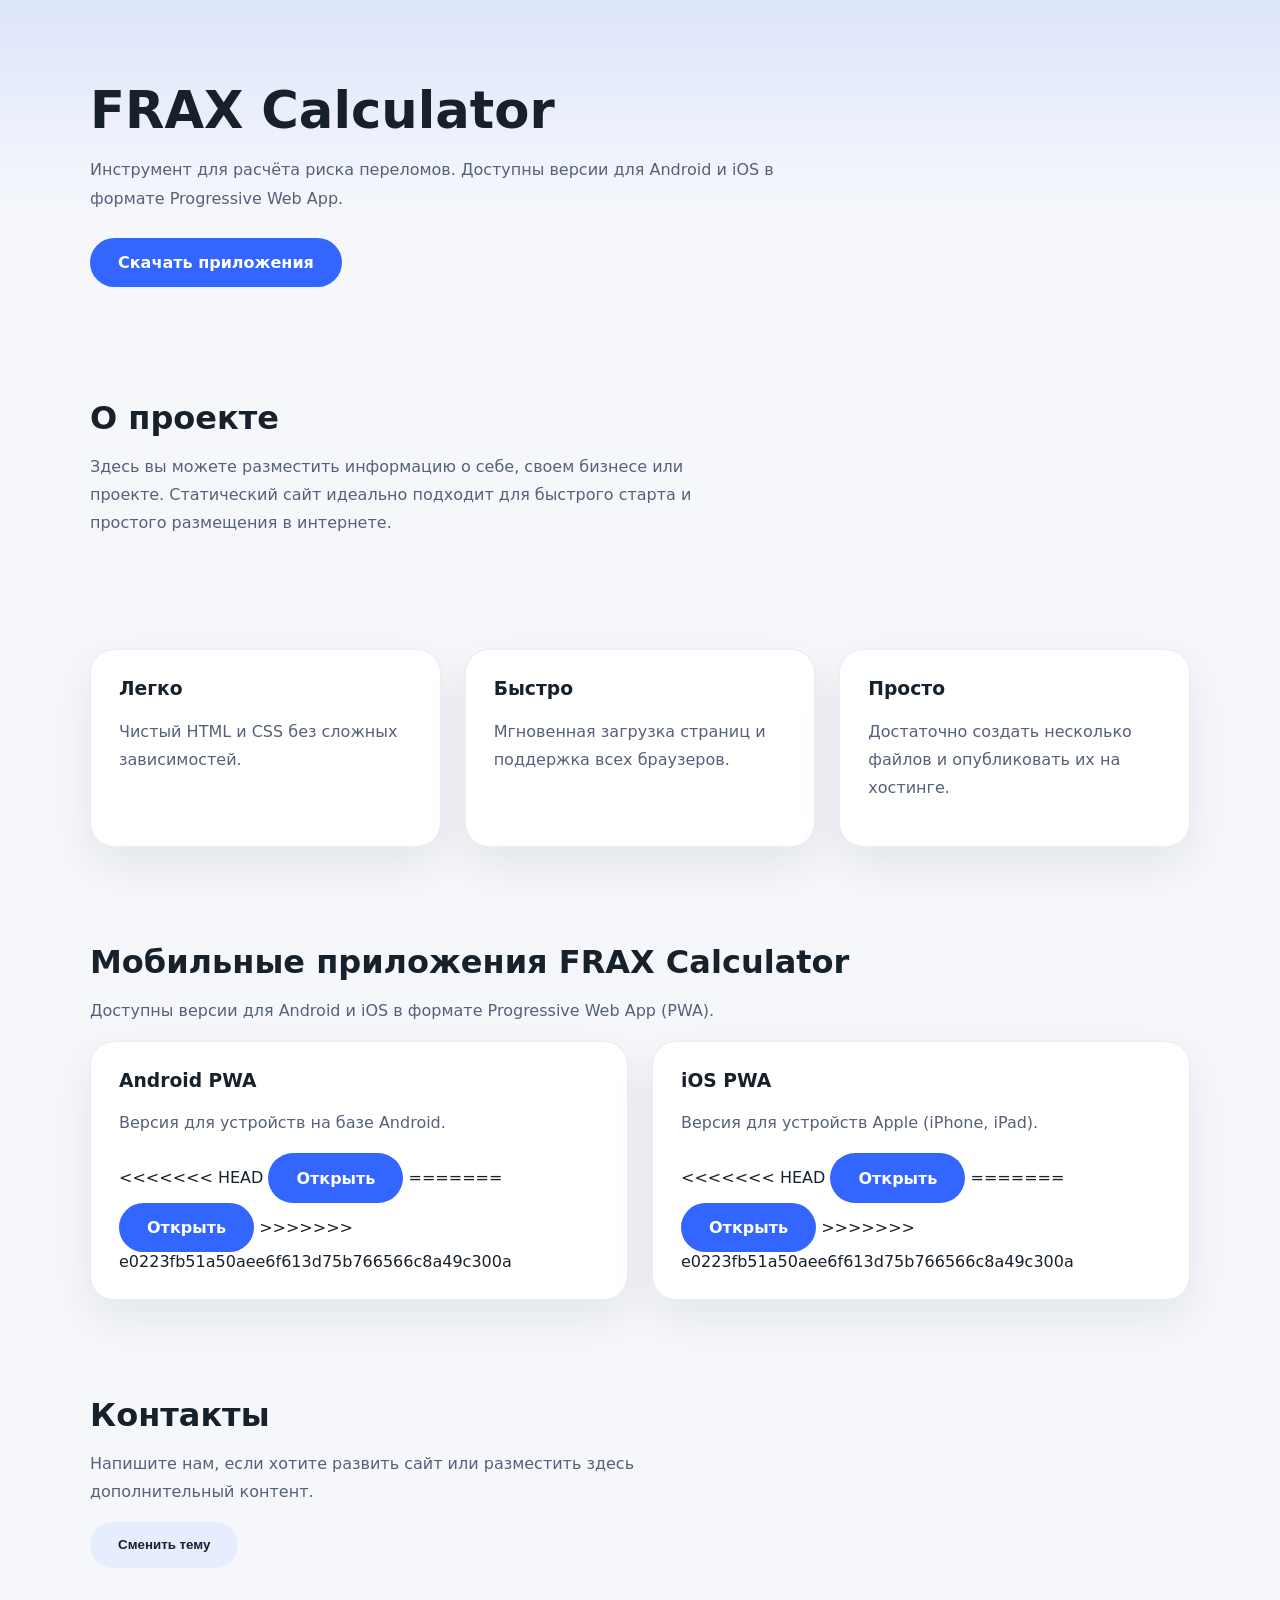
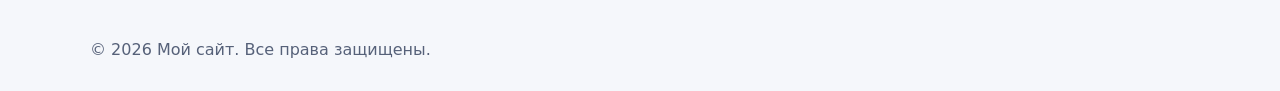
<file: index.html>
<!DOCTYPE html>
<html lang="ru">
<head>
  <meta charset="UTF-8">
  <meta name="viewport" content="width=device-width, initial-scale=1.0">
  <title>Мой статический сайт</title>
  <link rel="stylesheet" href="styles.css">
</head>
<body>
  <header class="hero">
    <div class="container">
      <h1>FRAX Calculator</h1>
      <p>Инструмент для расчёта риска переломов. Доступны версии для Android и iOS в формате Progressive Web App.</p>
      <a class="button" href="#apps">Скачать приложения</a>
    </div>
  </header>

  <main class="container">
    <section id="about" class="section">
      <h2>О проекте</h2>
      <p>Здесь вы можете разместить информацию о себе, своем бизнесе или проекте. Статический сайт идеально подходит для быстрого старта и простого размещения в интернете.</p>
    </section>

    <section class="section cards">
      <article class="card">
        <h3>Легко</h3>
        <p>Чистый HTML и CSS без сложных зависимостей.</p>
      </article>
      <article class="card">
        <h3>Быстро</h3>
        <p>Мгновенная загрузка страниц и поддержка всех браузеров.</p>
      </article>
      <article class="card">
        <h3>Просто</h3>
        <p>Достаточно создать несколько файлов и опубликовать их на хостинге.</p>
      </article>
    </section>

    <section class="section apps" id="apps">
      <h2>Мобильные приложения FRAX Calculator</h2>
      <p>Доступны версии для Android и iOS в формате Progressive Web App (PWA).</p>
      <div class="cards">
        <article class="card">
          <h3>Android PWA</h3>
          <p>Версия для устройств на базе Android.</p>
<<<<<<< HEAD
          <a class="button" href="android/FRAX_Calculator.html">Открыть</a>
=======
          <a class="button" href="Android_PWA/FRAX_Calculator.html">Открыть</a>
>>>>>>> e0223fb51a50aee6f613d75b766566c8a49c300a
        </article>
        <article class="card">
          <h3>iOS PWA</h3>
          <p>Версия для устройств Apple (iPhone, iPad).</p>
<<<<<<< HEAD
          <a class="button" href="ios/FRAX_Calculator.html">Открыть</a>
=======
          <a class="button" href="iOS_PWA/FRAX_Calculator.html">Открыть</a>
>>>>>>> e0223fb51a50aee6f613d75b766566c8a49c300a
        </article>
      </div>
    </section>

    <section id="contact" class="section">
      <h2>Контакты</h2>
      <p>Напишите нам, если хотите развить сайт или разместить здесь дополнительный контент.</p>
      <button id="theme-toggle" class="button secondary">Сменить тему</button>
    </section>
  </main>

  <footer class="footer">
    <div class="container">
      <p>© 2026 Мой сайт. Все права защищены.</p>
    </div>
  </footer>

  <script src="script.js"></script>
</body>
</html>
</file>
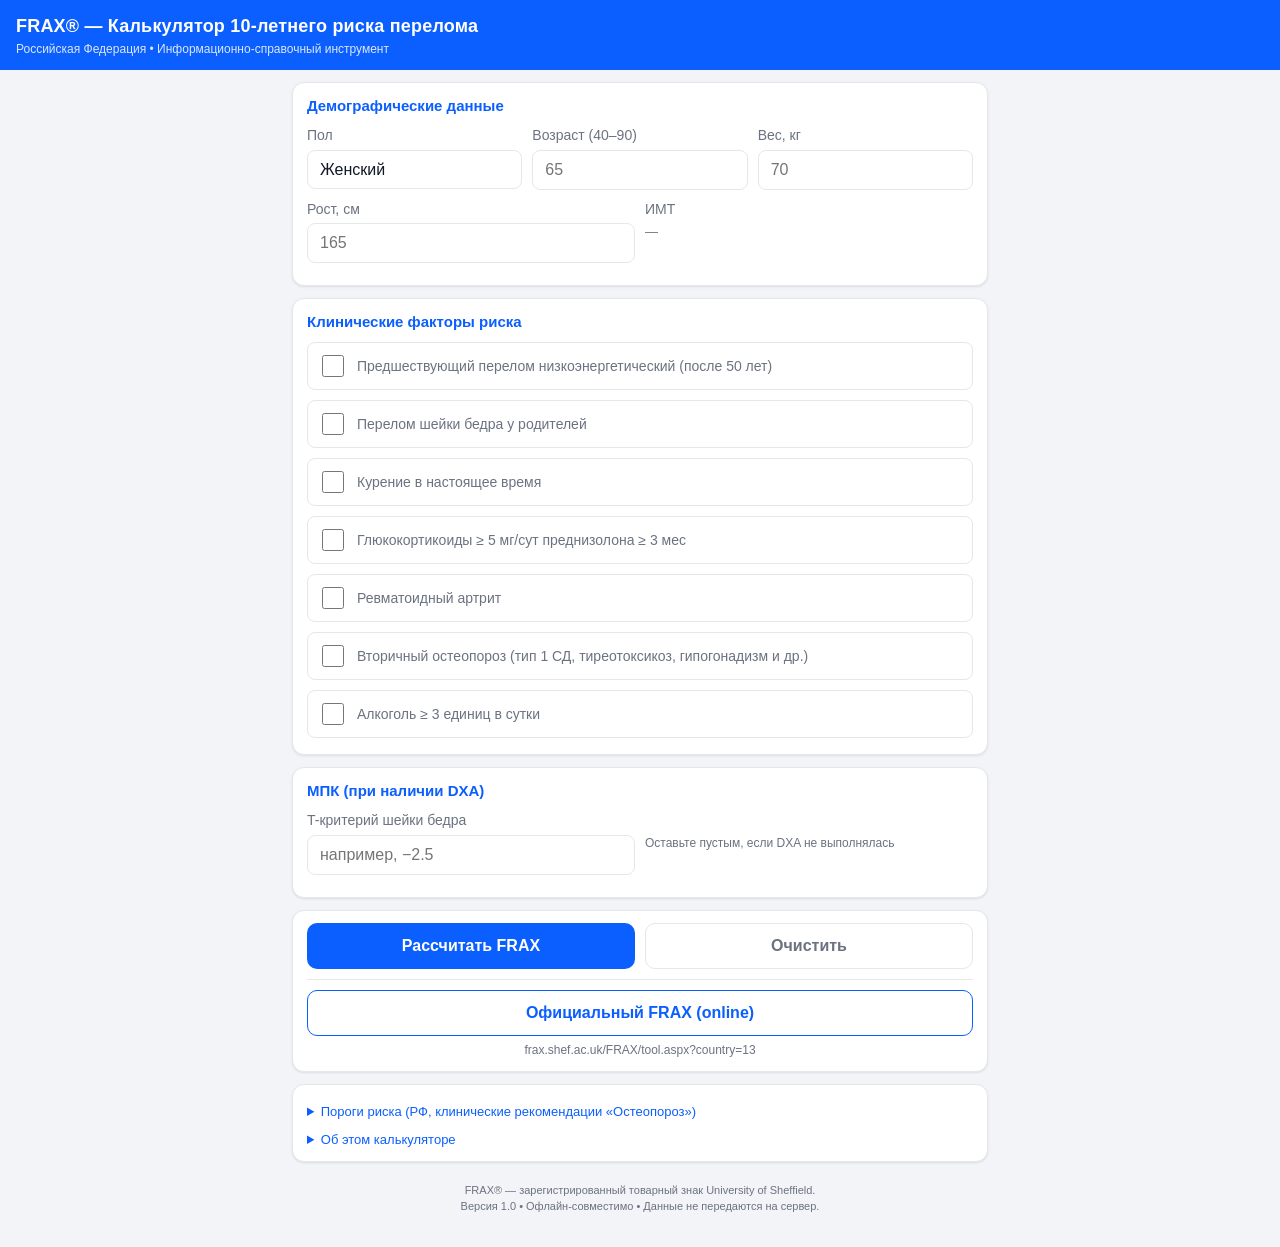
<file: FRAX_Calculator.html>
<!DOCTYPE html>
<html lang="ru">
<head>
<meta charset="UTF-8">
<meta name="viewport" content="width=device-width, initial-scale=1.0, viewport-fit=cover, user-scalable=no">
<meta name="apple-mobile-web-app-capable" content="yes">
<meta name="apple-mobile-web-app-status-bar-style" content="black-translucent">
<meta name="apple-mobile-web-app-title" content="FRAX RU">
<meta name="theme-color" content="#0b5fff">
<link rel="manifest" href="manifest.json">
<link rel="apple-touch-icon" href="data:image/svg+xml;utf8,<svg xmlns='http://www.w3.org/2000/svg' viewBox='0 0 180 180'><rect width='180' height='180' rx='36' fill='%230b5fff'/><text x='90' y='108' font-size='56' font-family='-apple-system,Helvetica' font-weight='700' fill='white' text-anchor='middle'>FRAX</text></svg>">
<title>FRAX — Калькулятор 10-летнего риска перелома (РФ)</title>
<style>
  :root {
    --bg: #f2f4f8;
    --card: #ffffff;
    --text: #111827;
    --muted: #6b7280;
    --primary: #0b5fff;
    --primary-dark: #0846c4;
    --border: #e5e7eb;
    --green: #16a34a;
    --amber: #d97706;
    --red: #dc2626;
    --shadow: 0 1px 3px rgba(0,0,0,0.06), 0 1px 2px rgba(0,0,0,0.04);
  }
  @media (prefers-color-scheme: dark) {
    :root {
      --bg: #0b1220;
      --card: #151c2c;
      --text: #e5e7eb;
      --muted: #9ca3af;
      --border: #263149;
      --shadow: 0 1px 3px rgba(0,0,0,0.5);
    }
  }
  * { box-sizing: border-box; -webkit-tap-highlight-color: transparent; }
  html, body { margin: 0; padding: 0; background: var(--bg); color: var(--text);
    font-family: -apple-system, BlinkMacSystemFont, "SF Pro Text", "Helvetica Neue", Arial, sans-serif;
    font-size: 16px; line-height: 1.4; }
  body { padding: env(safe-area-inset-top) env(safe-area-inset-right) env(safe-area-inset-bottom) env(safe-area-inset-left); }
  header {
    background: var(--primary); color: white; padding: 14px 16px 12px;
    position: sticky; top: 0; z-index: 10;
    padding-top: calc(14px + env(safe-area-inset-top));
  }
  header h1 { margin: 0; font-size: 18px; font-weight: 600; letter-spacing: 0.2px; }
  header .sub { font-size: 12px; opacity: 0.85; margin-top: 2px; }
  main { max-width: 720px; margin: 0 auto; padding: 12px; }
  .card {
    background: var(--card); border: 1px solid var(--border); border-radius: 12px;
    padding: 12px 14px; margin-bottom: 12px; box-shadow: var(--shadow);
  }
  h2 { font-size: 15px; margin: 0 0 10px; font-weight: 600; color: var(--primary); }
  label { display: block; font-size: 14px; margin-bottom: 4px; color: var(--muted); }
  .row { display: grid; grid-template-columns: 1fr 1fr; gap: 10px; margin-bottom: 10px; }
  .row-3 { display: grid; grid-template-columns: 1fr 1fr 1fr; gap: 10px; margin-bottom: 10px; }
  input[type="number"], select {
    width: 100%; padding: 10px 12px; font-size: 16px; border: 1px solid var(--border);
    border-radius: 8px; background: var(--card); color: var(--text);
    appearance: none; -webkit-appearance: none;
  }
  input[type="number"]:focus, select:focus { outline: none; border-color: var(--primary); }
  .checks { display: grid; grid-template-columns: 1fr; gap: 6px; }
  .check {
    display: flex; align-items: center; gap: 10px; padding: 9px 10px;
    border: 1px solid var(--border); border-radius: 8px; background: var(--card);
    font-size: 14px; line-height: 1.3;
  }
  .check input[type="checkbox"] {
    width: 22px; height: 22px; accent-color: var(--primary); flex-shrink: 0;
  }
  .check span { flex: 1; }
  .hint { font-size: 12px; color: var(--muted); margin-top: 4px; }
  button {
    width: 100%; padding: 13px; font-size: 16px; font-weight: 600;
    border: none; border-radius: 10px; background: var(--primary); color: white;
    cursor: pointer; -webkit-appearance: none;
  }
  button:active { background: var(--primary-dark); }
  button.secondary { background: transparent; color: var(--primary); border: 1px solid var(--primary); }
  button.ghost { background: transparent; color: var(--muted); border: 1px solid var(--border); }
  .btn-row { display: grid; grid-template-columns: 1fr 1fr; gap: 10px; }
  .result {
    padding: 14px; border-radius: 10px; margin-top: 4px;
    border: 1px solid var(--border); background: var(--card);
  }
  .result.low    { border-left: 6px solid var(--green); }
  .result.mid    { border-left: 6px solid var(--amber); }
  .result.high   { border-left: 6px solid var(--red); }
  .val { font-size: 28px; font-weight: 700; margin: 4px 0; }
  .val.mof { color: var(--primary); }
  .val.hf  { color: var(--red); }
  .inline { display: flex; justify-content: space-between; align-items: baseline; gap: 12px; }
  .cat { font-size: 13px; font-weight: 600; padding: 4px 10px; border-radius: 999px; display: inline-block; }
  .cat.low { background: rgba(22,163,74,0.12); color: var(--green); }
  .cat.mid { background: rgba(217,119,6,0.12); color: var(--amber); }
  .cat.high{ background: rgba(220,38,38,0.12); color: var(--red); }
  .footer-note { font-size: 11px; color: var(--muted); padding: 8px 4px 20px; text-align: center; line-height: 1.5; }
  .footer-note a { color: var(--primary); text-decoration: none; }
  details { margin-top: 6px; font-size: 13px; color: var(--muted); }
  summary { cursor: pointer; color: var(--primary); font-weight: 500; }
  .bmi-display { font-size: 13px; color: var(--muted); margin-top: 4px; }
  .divider { height: 1px; background: var(--border); margin: 10px 0; }
</style>
</head>
<body>

<header>
  <h1>FRAX® — Калькулятор 10-летнего риска перелома</h1>
  <div class="sub">Российская Федерация • Информационно-справочный инструмент</div>
</header>

<main>

  <div class="card">
    <h2>Демографические данные</h2>
    <div class="row-3">
      <div>
        <label for="sex">Пол</label>
        <select id="sex">
          <option value="F">Женский</option>
          <option value="M">Мужской</option>
        </select>
      </div>
      <div>
        <label for="age">Возраст (40–90)</label>
        <input type="number" id="age" min="40" max="90" step="1" inputmode="numeric" placeholder="65">
      </div>
      <div>
        <label for="weight">Вес, кг</label>
        <input type="number" id="weight" min="30" max="200" step="0.5" inputmode="decimal" placeholder="70">
      </div>
    </div>
    <div class="row">
      <div>
        <label for="height">Рост, см</label>
        <input type="number" id="height" min="120" max="220" step="0.5" inputmode="decimal" placeholder="165">
      </div>
      <div>
        <label>ИМТ</label>
        <div class="bmi-display" id="bmi">—</div>
      </div>
    </div>
  </div>

  <div class="card">
    <h2>Клинические факторы риска</h2>
    <div class="checks">
      <label class="check"><input type="checkbox" id="prev_fracture"><span>Предшествующий перелом низкоэнергетический (после 50 лет)</span></label>
      <label class="check"><input type="checkbox" id="parent_hip"><span>Перелом шейки бедра у родителей</span></label>
      <label class="check"><input type="checkbox" id="smoking"><span>Курение в настоящее время</span></label>
      <label class="check"><input type="checkbox" id="glucocorticoids"><span>Глюкокортикоиды ≥ 5 мг/сут преднизолона ≥ 3 мес</span></label>
      <label class="check"><input type="checkbox" id="rheumatoid"><span>Ревматоидный артрит</span></label>
      <label class="check"><input type="checkbox" id="secondary_osteop"><span>Вторичный остеопороз (тип 1 СД, тиреотоксикоз, гипогонадизм и др.)</span></label>
      <label class="check"><input type="checkbox" id="alcohol"><span>Алкоголь ≥ 3 единиц в сутки</span></label>
    </div>
  </div>

  <div class="card">
    <h2>МПК (при наличии DXA)</h2>
    <div class="row">
      <div>
        <label for="tscore">T-критерий шейки бедра</label>
        <input type="number" id="tscore" step="0.1" min="-5" max="5" inputmode="decimal" placeholder="например, −2.5">
      </div>
      <div>
        <label>&nbsp;</label>
        <div class="hint">Оставьте пустым, если DXA не выполнялась</div>
      </div>
    </div>
  </div>

  <div class="card">
    <div class="btn-row">
      <button id="calcBtn">Рассчитать FRAX</button>
      <button id="clearBtn" class="ghost">Очистить</button>
    </div>
    <div class="divider"></div>
    <button id="officialBtn" class="secondary">Официальный FRAX (online)</button>
    <div class="hint" style="margin-top: 6px; text-align: center;">
      frax.shef.ac.uk/FRAX/tool.aspx?country=13
    </div>
  </div>

  <div class="card" id="resultCard" style="display: none;">
    <h2>Результат</h2>
    <div class="result" id="resultBox">
      <div class="inline">
        <div>
          <div class="hint">Основной остеопоротический перелом (MOF)</div>
          <div class="val mof" id="mofVal">—</div>
        </div>
        <div style="text-align: right;">
          <div class="hint">Перелом шейки бедра (HF)</div>
          <div class="val hf" id="hfVal">—</div>
        </div>
      </div>
      <div class="divider"></div>
      <div class="inline">
        <div class="hint">Категория риска</div>
        <div><span class="cat" id="catLabel">—</span></div>
      </div>
      <div class="hint" id="recText" style="margin-top: 8px;"></div>
    </div>
  </div>

  <div class="card">
    <details>
      <summary>Пороги риска (РФ, клинические рекомендации «Остеопороз»)</summary>
      <div style="margin-top: 8px;">
        <b>Высокий риск (показан старт антиостеопоротической терапии):</b><br>
        • HF ≥ 3%, или<br>
        • MOF ≥ 20% (независимо от возраста), или<br>
        • MOF выше порога вмешательства (возраст-зависимый, NOGG).
        <br><br>
        <b>Переходная зона (показана DXA):</b> 10% ≤ MOF &lt; 20%.
        <br><br>
        <b>Низкий риск:</b> MOF &lt; 10%, HF &lt; 3%.
      </div>
    </details>
    <details style="margin-top: 10px;">
      <summary>Об этом калькуляторе</summary>
      <div style="margin-top: 8px;">
        Приложение использует <b>опубликованную аппроксимацию</b> алгоритма FRAX® (Kanis et al., 2008;
        Lesnyak O., 2012) для российской популяции. Исходная модель FRAX® является собственностью
        University of Sheffield и не публикуется в открытых источниках.
        <br><br>
        Для <b>клинического применения и принятия решения</b> о назначении терапии используйте
        официальный online-калькулятор FRAX® (страна: Russian Federation).
        <br><br>
        Данное приложение — <b>информационно-справочный инструмент</b> для быстрой оценки риска,
        скрининга и обучения. Не заменяет официальный FRAX® и клиническое решение врача.
      </div>
    </details>
  </div>

  <div class="footer-note">
    FRAX® — зарегистрированный товарный знак University of Sheffield.<br>
    Версия 1.0 • Офлайн-совместимо • Данные не передаются на сервер.
  </div>

</main>

<script>
"use strict";

const BASE_MOF_F = {40:2.0,45:2.5,50:3.5,55:5.0,60:7.0,65:9.5,70:12.5,75:16.0,80:19.5,85:22.0,90:23.5};
const BASE_MOF_M = {40:1.5,45:2.0,50:2.7,55:3.7,60:5.0,65:6.7,70:8.8,75:10.9,80:12.5,85:13.0,90:13.0};
const BASE_HF_F  = {40:0.1,45:0.2,50:0.4,55:0.7,60:1.3,65:2.3,70:3.8,75:6.2,80:9.2,85:12.3,90:15.0};
const BASE_HF_M  = {40:0.1,45:0.2,50:0.3,55:0.5,60:0.9,65:1.5,70:2.5,75:4.0,80:5.8,85:7.5,90:9.0};

const HR = {
  prev_fracture:    { MOF: 1.85, HF: 1.70 },
  parent_hip:       { MOF: 1.25, HF: 1.65 },
  smoking:          { MOF: 1.35, HF: 1.60 },
  glucocorticoids:  { MOF: 1.65, HF: 1.85 },
  rheumatoid:       { MOF: 1.50, HF: 1.55 },
  secondary_osteop: { MOF: 1.30, HF: 1.40 },
  alcohol:          { MOF: 1.35, HF: 1.65 },
};

function interp(table, age) {
  if (age <= 40) return table[40];
  if (age >= 90) return table[90];
  const a = Math.floor(age / 5) * 5;
  const b = a + 5;
  return table[a] + (table[b] - table[a]) * (age - a) / 5;
}
function bmiHR(bmi) {
  if (bmi >= 30)   return { MOF: 0.88, HF: 0.75 };
  if (bmi >= 25)   return { MOF: 0.94, HF: 0.85 };
  if (bmi >= 20)   return { MOF: 1.00, HF: 1.00 };
  if (bmi >= 18.5) return { MOF: 1.10, HF: 1.25 };
  return { MOF: 1.25, HF: 1.60 };
}
function tscoreHR(t) {
  if (t > -1.0) return { MOF: Math.pow(1/1.4, t + 1.0), HF: Math.pow(1/1.7, t + 1.0) };
  const delta = Math.max(0, -t - 1.0);
  return { MOF: Math.pow(1.6, delta), HF: Math.pow(2.0, delta) };
}
function probFromHR(base, totalHR) {
  const p = Math.max(0, Math.min(99.5, base)) / 100.0;
  return Math.min(99.9, (1 - Math.pow(1 - p, totalHR)) * 100);
}
function calculateFrax(input) {
  const { sex, age, weight, height } = input;
  const bmi = weight / Math.pow(height / 100, 2);
  const baseMOF = interp(sex === "F" ? BASE_MOF_F : BASE_MOF_M, age);
  const baseHF  = interp(sex === "F" ? BASE_HF_F  : BASE_HF_M,  age);
  let hrMOF = 1, hrHF = 1;
  for (const k of Object.keys(HR)) if (input[k]) { hrMOF *= HR[k].MOF; hrHF *= HR[k].HF; }
  const bH = bmiHR(bmi); hrMOF *= bH.MOF; hrHF *= bH.HF;
  if (input.tscore != null && !isNaN(input.tscore)) {
    const tH = tscoreHR(input.tscore); hrMOF *= tH.MOF; hrHF *= tH.HF;
  }
  return { mof: probFromHR(baseMOF, hrMOF), hf: probFromHR(baseHF, hrHF), bmi };
}
function riskCategory(mof, hf) {
  if (hf >= 3 || mof >= 20) return { level: "high", label: "Высокий риск",
    text: "Показана антиостеопоротическая терапия и направление в СППП. Выполните DXA и лабораторное дообследование." };
  if (mof >= 10) return { level: "mid", label: "Переходная зона",
    text: "Показана DXA. Оценка по возраст-зависимому порогу NOGG." };
  return { level: "low", label: "Низкий риск",
    text: "Профилактика: кальций 1000–1200 мг/сут, витамин D, физическая активность. Повтор через 3–5 лет." };
}

const $ = (id) => document.getElementById(id);

function updateBMI() {
  const w = parseFloat($("weight").value), h = parseFloat($("height").value);
  if (w > 0 && h > 0) {
    const bmi = w / Math.pow(h / 100, 2);
    const cat = bmi < 18.5 ? " (дефицит)" : bmi < 25 ? " (норма)" : bmi < 30 ? " (избыток)" : " (ожирение)";
    $("bmi").textContent = bmi.toFixed(1) + cat;
  } else $("bmi").textContent = "—";
}
$("weight").addEventListener("input", updateBMI);
$("height").addEventListener("input", updateBMI);

function validate() {
  const age = parseInt($("age").value, 10);
  const weight = parseFloat($("weight").value);
  const height = parseFloat($("height").value);
  if (isNaN(age) || age < 40 || age > 90) { alert("Возраст: 40–90 лет"); return null; }
  if (isNaN(weight) || weight < 30 || weight > 200) { alert("Вес: 30–200 кг"); return null; }
  if (isNaN(height) || height < 120 || height > 220) { alert("Рост: 120–220 см"); return null; }
  const tRaw = $("tscore").value.trim();
  let tscore = null;
  if (tRaw !== "") {
    const t = parseFloat(tRaw.replace("−","-").replace(",","."));
    if (isNaN(t) || t < -5 || t > 5) { alert("T-критерий: от −5 до +5"); return null; }
    tscore = t;
  }
  return { sex: $("sex").value, age, weight, height, tscore,
    prev_fracture: $("prev_fracture").checked, parent_hip: $("parent_hip").checked,
    smoking: $("smoking").checked, glucocorticoids: $("glucocorticoids").checked,
    rheumatoid: $("rheumatoid").checked, secondary_osteop: $("secondary_osteop").checked,
    alcohol: $("alcohol").checked };
}

$("calcBtn").addEventListener("click", () => {
  const input = validate(); if (!input) return;
  const r = calculateFrax(input);
  const cat = riskCategory(r.mof, r.hf);
  $("mofVal").textContent = r.mof.toFixed(1) + "%";
  $("hfVal").textContent  = r.hf.toFixed(1)  + "%";
  $("catLabel").textContent = cat.label;
  $("catLabel").className = "cat " + cat.level;
  $("recText").textContent = cat.text;
  $("resultBox").className = "result " + cat.level;
  $("resultCard").style.display = "block";
  $("resultCard").scrollIntoView({ behavior: "smooth", block: "start" });
});

$("clearBtn").addEventListener("click", () => {
  ["age","weight","height","tscore"].forEach(id => $(id).value = "");
  ["prev_fracture","parent_hip","smoking","glucocorticoids","rheumatoid","secondary_osteop","alcohol"]
    .forEach(id => $(id).checked = false);
  $("sex").value = "F";
  $("bmi").textContent = "—";
  $("resultCard").style.display = "none";
});

$("officialBtn").addEventListener("click", () => {
  window.open("https://frax.shef.ac.uk/FRAX/tool.aspx?country=13", "_blank", "noopener");
});

if ("serviceWorker" in navigator) {
  window.addEventListener("load", () => navigator.serviceWorker.register("sw.js").catch(()=>{}));
}
</script>
</body>
</html>
</file>
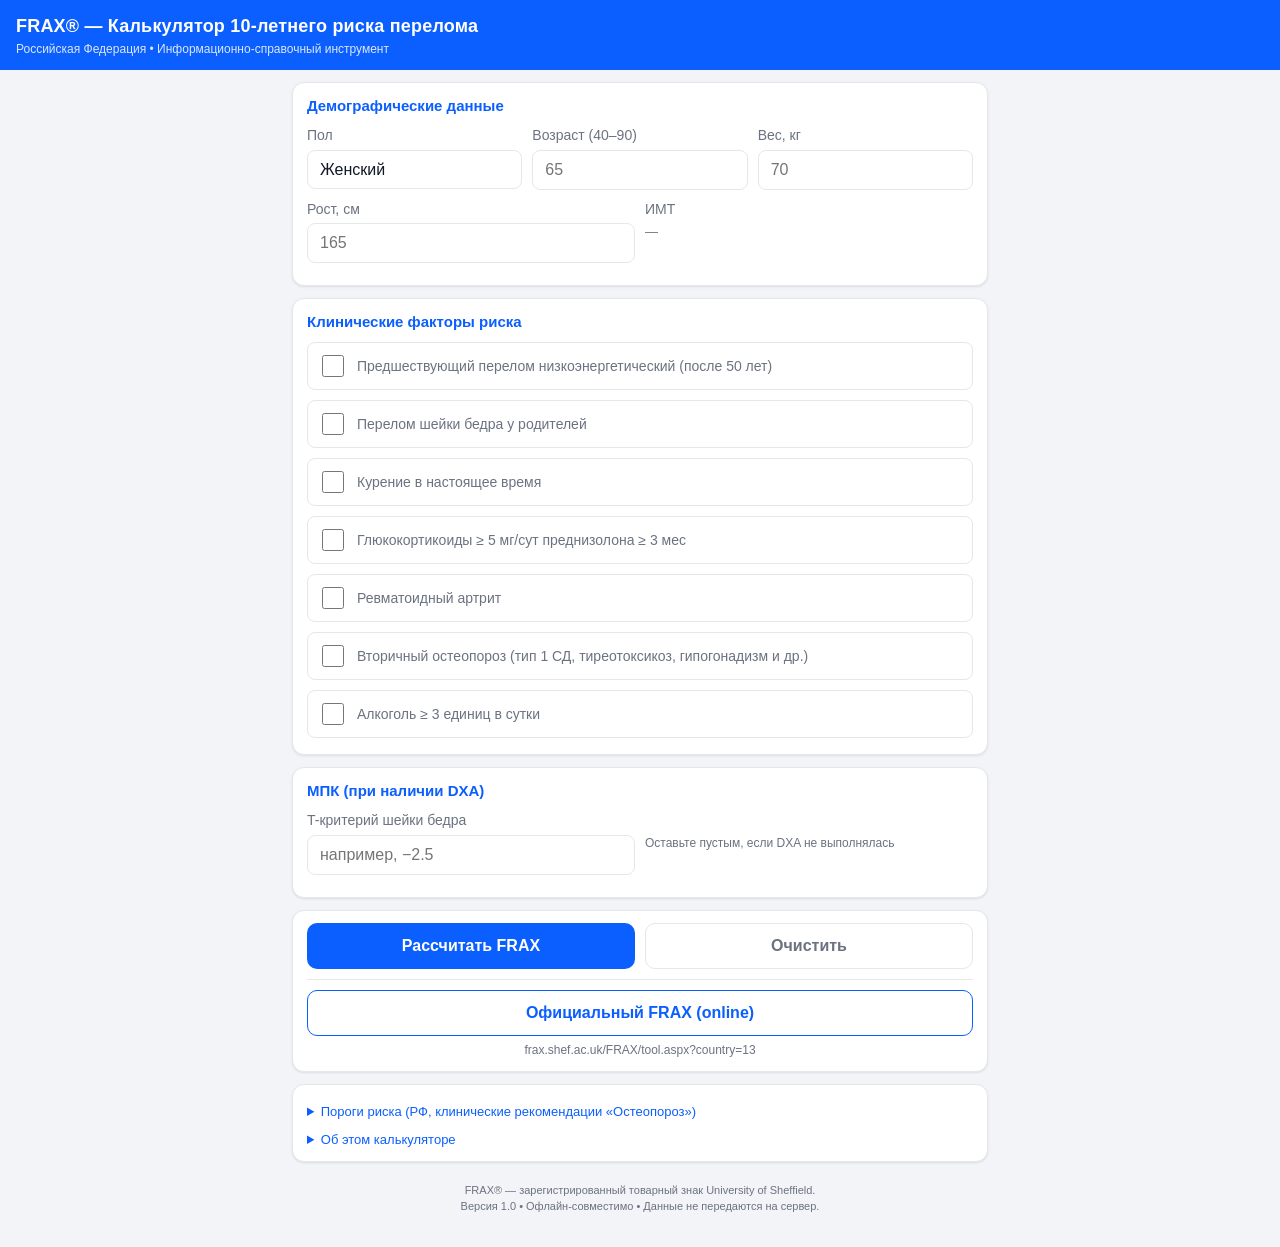
<file: android/FRAX_Calculator.html>
<!DOCTYPE html>
<html lang="ru">
<head>
<meta charset="UTF-8">
<meta name="viewport" content="width=device-width, initial-scale=1.0, viewport-fit=cover, user-scalable=no">
<meta name="apple-mobile-web-app-capable" content="yes">
<meta name="apple-mobile-web-app-status-bar-style" content="black-translucent">
<meta name="apple-mobile-web-app-title" content="FRAX RU">
<meta name="theme-color" content="#0b5fff">
<link rel="manifest" href="manifest.json">
<link rel="apple-touch-icon" href="data:image/svg+xml;utf8,<svg xmlns='http://www.w3.org/2000/svg' viewBox='0 0 180 180'><rect width='180' height='180' rx='36' fill='%230b5fff'/><text x='90' y='108' font-size='56' font-family='-apple-system,Helvetica' font-weight='700' fill='white' text-anchor='middle'>FRAX</text></svg>">
<title>FRAX — Калькулятор 10-летнего риска перелома (РФ)</title>
<style>
  :root {
    --bg: #f2f4f8;
    --card: #ffffff;
    --text: #111827;
    --muted: #6b7280;
    --primary: #0b5fff;
    --primary-dark: #0846c4;
    --border: #e5e7eb;
    --green: #16a34a;
    --amber: #d97706;
    --red: #dc2626;
    --shadow: 0 1px 3px rgba(0,0,0,0.06), 0 1px 2px rgba(0,0,0,0.04);
  }
  @media (prefers-color-scheme: dark) {
    :root {
      --bg: #0b1220;
      --card: #151c2c;
      --text: #e5e7eb;
      --muted: #9ca3af;
      --border: #263149;
      --shadow: 0 1px 3px rgba(0,0,0,0.5);
    }
  }
  * { box-sizing: border-box; -webkit-tap-highlight-color: transparent; }
  html, body { margin: 0; padding: 0; background: var(--bg); color: var(--text);
    font-family: -apple-system, BlinkMacSystemFont, "SF Pro Text", "Helvetica Neue", Arial, sans-serif;
    font-size: 16px; line-height: 1.4; }
  body { padding: env(safe-area-inset-top) env(safe-area-inset-right) env(safe-area-inset-bottom) env(safe-area-inset-left); }
  header {
    background: var(--primary); color: white; padding: 14px 16px 12px;
    position: sticky; top: 0; z-index: 10;
    padding-top: calc(14px + env(safe-area-inset-top));
  }
  header h1 { margin: 0; font-size: 18px; font-weight: 600; letter-spacing: 0.2px; }
  header .sub { font-size: 12px; opacity: 0.85; margin-top: 2px; }
  main { max-width: 720px; margin: 0 auto; padding: 12px; }
  .card {
    background: var(--card); border: 1px solid var(--border); border-radius: 12px;
    padding: 12px 14px; margin-bottom: 12px; box-shadow: var(--shadow);
  }
  h2 { font-size: 15px; margin: 0 0 10px; font-weight: 600; color: var(--primary); }
  label { display: block; font-size: 14px; margin-bottom: 4px; color: var(--muted); }
  .row { display: grid; grid-template-columns: 1fr 1fr; gap: 10px; margin-bottom: 10px; }
  .row-3 { display: grid; grid-template-columns: 1fr 1fr 1fr; gap: 10px; margin-bottom: 10px; }
  input[type="number"], select {
    width: 100%; padding: 10px 12px; font-size: 16px; border: 1px solid var(--border);
    border-radius: 8px; background: var(--card); color: var(--text);
    appearance: none; -webkit-appearance: none;
  }
  input[type="number"]:focus, select:focus { outline: none; border-color: var(--primary); }
  .checks { display: grid; grid-template-columns: 1fr; gap: 6px; }
  .check {
    display: flex; align-items: center; gap: 10px; padding: 9px 10px;
    border: 1px solid var(--border); border-radius: 8px; background: var(--card);
    font-size: 14px; line-height: 1.3;
  }
  .check input[type="checkbox"] {
    width: 22px; height: 22px; accent-color: var(--primary); flex-shrink: 0;
  }
  .check span { flex: 1; }
  .hint { font-size: 12px; color: var(--muted); margin-top: 4px; }
  button {
    width: 100%; padding: 13px; font-size: 16px; font-weight: 600;
    border: none; border-radius: 10px; background: var(--primary); color: white;
    cursor: pointer; -webkit-appearance: none;
  }
  button:active { background: var(--primary-dark); }
  button.secondary { background: transparent; color: var(--primary); border: 1px solid var(--primary); }
  button.ghost { background: transparent; color: var(--muted); border: 1px solid var(--border); }
  .btn-row { display: grid; grid-template-columns: 1fr 1fr; gap: 10px; }
  .result {
    padding: 14px; border-radius: 10px; margin-top: 4px;
    border: 1px solid var(--border); background: var(--card);
  }
  .result.low    { border-left: 6px solid var(--green); }
  .result.mid    { border-left: 6px solid var(--amber); }
  .result.high   { border-left: 6px solid var(--red); }
  .val { font-size: 28px; font-weight: 700; margin: 4px 0; }
  .val.mof { color: var(--primary); }
  .val.hf  { color: var(--red); }
  .inline { display: flex; justify-content: space-between; align-items: baseline; gap: 12px; }
  .cat { font-size: 13px; font-weight: 600; padding: 4px 10px; border-radius: 999px; display: inline-block; }
  .cat.low { background: rgba(22,163,74,0.12); color: var(--green); }
  .cat.mid { background: rgba(217,119,6,0.12); color: var(--amber); }
  .cat.high{ background: rgba(220,38,38,0.12); color: var(--red); }
  .footer-note { font-size: 11px; color: var(--muted); padding: 8px 4px 20px; text-align: center; line-height: 1.5; }
  .footer-note a { color: var(--primary); text-decoration: none; }
  details { margin-top: 6px; font-size: 13px; color: var(--muted); }
  summary { cursor: pointer; color: var(--primary); font-weight: 500; }
  .bmi-display { font-size: 13px; color: var(--muted); margin-top: 4px; }
  .divider { height: 1px; background: var(--border); margin: 10px 0; }
</style>
</head>
<body>

<header>
  <h1>FRAX® — Калькулятор 10-летнего риска перелома</h1>
  <div class="sub">Российская Федерация • Информационно-справочный инструмент</div>
</header>

<main>

  <div class="card">
    <h2>Демографические данные</h2>
    <div class="row-3">
      <div>
        <label for="sex">Пол</label>
        <select id="sex">
          <option value="F">Женский</option>
          <option value="M">Мужской</option>
        </select>
      </div>
      <div>
        <label for="age">Возраст (40–90)</label>
        <input type="number" id="age" min="40" max="90" step="1" inputmode="numeric" placeholder="65">
      </div>
      <div>
        <label for="weight">Вес, кг</label>
        <input type="number" id="weight" min="30" max="200" step="0.5" inputmode="decimal" placeholder="70">
      </div>
    </div>
    <div class="row">
      <div>
        <label for="height">Рост, см</label>
        <input type="number" id="height" min="120" max="220" step="0.5" inputmode="decimal" placeholder="165">
      </div>
      <div>
        <label>ИМТ</label>
        <div class="bmi-display" id="bmi">—</div>
      </div>
    </div>
  </div>

  <div class="card">
    <h2>Клинические факторы риска</h2>
    <div class="checks">
      <label class="check"><input type="checkbox" id="prev_fracture"><span>Предшествующий перелом низкоэнергетический (после 50 лет)</span></label>
      <label class="check"><input type="checkbox" id="parent_hip"><span>Перелом шейки бедра у родителей</span></label>
      <label class="check"><input type="checkbox" id="smoking"><span>Курение в настоящее время</span></label>
      <label class="check"><input type="checkbox" id="glucocorticoids"><span>Глюкокортикоиды ≥ 5 мг/сут преднизолона ≥ 3 мес</span></label>
      <label class="check"><input type="checkbox" id="rheumatoid"><span>Ревматоидный артрит</span></label>
      <label class="check"><input type="checkbox" id="secondary_osteop"><span>Вторичный остеопороз (тип 1 СД, тиреотоксикоз, гипогонадизм и др.)</span></label>
      <label class="check"><input type="checkbox" id="alcohol"><span>Алкоголь ≥ 3 единиц в сутки</span></label>
    </div>
  </div>

  <div class="card">
    <h2>МПК (при наличии DXA)</h2>
    <div class="row">
      <div>
        <label for="tscore">T-критерий шейки бедра</label>
        <input type="number" id="tscore" step="0.1" min="-5" max="5" inputmode="decimal" placeholder="например, −2.5">
      </div>
      <div>
        <label>&nbsp;</label>
        <div class="hint">Оставьте пустым, если DXA не выполнялась</div>
      </div>
    </div>
  </div>

  <div class="card">
    <div class="btn-row">
      <button id="calcBtn">Рассчитать FRAX</button>
      <button id="clearBtn" class="ghost">Очистить</button>
    </div>
    <div class="divider"></div>
    <button id="officialBtn" class="secondary">Официальный FRAX (online)</button>
    <div class="hint" style="margin-top: 6px; text-align: center;">
      frax.shef.ac.uk/FRAX/tool.aspx?country=13
    </div>
  </div>

  <div class="card" id="resultCard" style="display: none;">
    <h2>Результат</h2>
    <div class="result" id="resultBox">
      <div class="inline">
        <div>
          <div class="hint">Основной остеопоротический перелом (MOF)</div>
          <div class="val mof" id="mofVal">—</div>
        </div>
        <div style="text-align: right;">
          <div class="hint">Перелом шейки бедра (HF)</div>
          <div class="val hf" id="hfVal">—</div>
        </div>
      </div>
      <div class="divider"></div>
      <div class="inline">
        <div class="hint">Категория риска</div>
        <div><span class="cat" id="catLabel">—</span></div>
      </div>
      <div class="hint" id="recText" style="margin-top: 8px;"></div>
    </div>
  </div>

  <div class="card">
    <details>
      <summary>Пороги риска (РФ, клинические рекомендации «Остеопороз»)</summary>
      <div style="margin-top: 8px;">
        <b>Высокий риск (показан старт антиостеопоротической терапии):</b><br>
        • HF ≥ 3%, или<br>
        • MOF ≥ 20% (независимо от возраста), или<br>
        • MOF выше порога вмешательства (возраст-зависимый, NOGG).
        <br><br>
        <b>Переходная зона (показана DXA):</b> 10% ≤ MOF &lt; 20%.
        <br><br>
        <b>Низкий риск:</b> MOF &lt; 10%, HF &lt; 3%.
      </div>
    </details>
    <details style="margin-top: 10px;">
      <summary>Об этом калькуляторе</summary>
      <div style="margin-top: 8px;">
        Приложение использует <b>опубликованную аппроксимацию</b> алгоритма FRAX® (Kanis et al., 2008;
        Lesnyak O., 2012) для российской популяции. Исходная модель FRAX® является собственностью
        University of Sheffield и не публикуется в открытых источниках.
        <br><br>
        Для <b>клинического применения и принятия решения</b> о назначении терапии используйте
        официальный online-калькулятор FRAX® (страна: Russian Federation).
        <br><br>
        Данное приложение — <b>информационно-справочный инструмент</b> для быстрой оценки риска,
        скрининга и обучения. Не заменяет официальный FRAX® и клиническое решение врача.
      </div>
    </details>
  </div>

  <div class="footer-note">
    FRAX® — зарегистрированный товарный знак University of Sheffield.<br>
    Версия 1.0 • Офлайн-совместимо • Данные не передаются на сервер.
  </div>

</main>

<script>
"use strict";

// ============================================================
// FRAX approximation — aligned with Python desktop version
// ============================================================

const BASE_MOF_F = {40:2.0,45:2.5,50:3.5,55:5.0,60:7.0,65:9.5,70:12.5,75:16.0,80:19.5,85:22.0,90:23.5};
const BASE_MOF_M = {40:1.5,45:2.0,50:2.7,55:3.7,60:5.0,65:6.7,70:8.8,75:10.9,80:12.5,85:13.0,90:13.0};
const BASE_HF_F  = {40:0.1,45:0.2,50:0.4,55:0.7,60:1.3,65:2.3,70:3.8,75:6.2,80:9.2,85:12.3,90:15.0};
const BASE_HF_M  = {40:0.1,45:0.2,50:0.3,55:0.5,60:0.9,65:1.5,70:2.5,75:4.0,80:5.8,85:7.5,90:9.0};

const HR = {
  prev_fracture:    { MOF: 1.85, HF: 1.70 },
  parent_hip:       { MOF: 1.25, HF: 1.65 },
  smoking:          { MOF: 1.35, HF: 1.60 },
  glucocorticoids:  { MOF: 1.65, HF: 1.85 },
  rheumatoid:       { MOF: 1.50, HF: 1.55 },
  secondary_osteop: { MOF: 1.30, HF: 1.40 },
  alcohol:          { MOF: 1.35, HF: 1.65 },
};

function interp(table, age) {
  if (age <= 40) return table[40];
  if (age >= 90) return table[90];
  const a = Math.floor(age / 5) * 5;
  const b = a + 5;
  const va = table[a], vb = table[b];
  return va + (vb - va) * (age - a) / 5;
}

function bmiHR(bmi) {
  // BMI modifier (approximation of FRAX BMI effect)
  if (bmi >= 30)  return { MOF: 0.88, HF: 0.75 };
  if (bmi >= 25)  return { MOF: 0.94, HF: 0.85 };
  if (bmi >= 20)  return { MOF: 1.00, HF: 1.00 };
  if (bmi >= 18.5) return { MOF: 1.10, HF: 1.25 };
  return { MOF: 1.25, HF: 1.60 }; // <18.5
}

function tscoreHR(t) {
  // Each 1 SD decrease in T-score ≈ HR 1.6 (MOF) / 2.0 (HF)
  const delta = Math.max(0, -t - 1.0); // reference T = -1.0
  const mofHR = Math.pow(1.6, delta);
  const hfHR  = Math.pow(2.0, delta);
  const gainUp = t > -1.0 ? Math.pow(1.6, -(t + 1.0)) : 1.0;
  // If T > -1 (normal), slightly reduce
  if (t > -1.0) {
    return { MOF: Math.pow(1/1.4, t + 1.0), HF: Math.pow(1/1.7, t + 1.0) };
  }
  return { MOF: mofHR, HF: hfHR };
}

function probFromHR(base, totalHR) {
  // Convert baseline probability + HR to new probability via complementary log-log
  // p_new = 1 - (1 - p_base)^HR
  const p = Math.max(0, Math.min(99.5, base)) / 100.0;
  const pNew = 1 - Math.pow(1 - p, totalHR);
  return Math.min(99.9, pNew * 100);
}

function calculateFrax(input) {
  const { sex, age, weight, height } = input;
  const bmi = weight / Math.pow(height / 100, 2);

  const baseMOFtable = sex === "F" ? BASE_MOF_F : BASE_MOF_M;
  const baseHFtable  = sex === "F" ? BASE_HF_F  : BASE_HF_M;

  const baseMOF = interp(baseMOFtable, age);
  const baseHF  = interp(baseHFtable, age);

  let hrMOF = 1.0, hrHF = 1.0;

  for (const key of Object.keys(HR)) {
    if (input[key]) {
      hrMOF *= HR[key].MOF;
      hrHF  *= HR[key].HF;
    }
  }

  const bmiH = bmiHR(bmi);
  hrMOF *= bmiH.MOF;
  hrHF  *= bmiH.HF;

  if (input.tscore !== null && input.tscore !== undefined && !isNaN(input.tscore)) {
    const tH = tscoreHR(input.tscore);
    hrMOF *= tH.MOF;
    hrHF  *= tH.HF;
  }

  const probMOF = probFromHR(baseMOF, hrMOF);
  const probHF  = probFromHR(baseHF,  hrHF);

  return { mof: probMOF, hf: probHF, bmi: bmi };
}

function riskCategory(mof, hf) {
  if (hf >= 3 || mof >= 20) {
    return {
      level: "high",
      label: "Высокий риск",
      text: "Показана антиостеопоротическая терапия и направление в СППП. Выполните DXA (если не сделана) и лабораторное дообследование.",
    };
  }
  if (mof >= 10) {
    return {
      level: "mid",
      label: "Переходная зона",
      text: "Показана DXA. Оценка по возраст-зависимому порогу вмешательства (NOGG). При выявлении остеопороза — старт терапии.",
    };
  }
  return {
    level: "low",
    label: "Низкий риск",
    text: "Рекомендации по профилактике: достаточное потребление кальция (1000–1200 мг/сут), витамин D, физическая активность. Повторная оценка через 3–5 лет.",
  };
}

// ============================================================
// UI wiring
// ============================================================

const $ = (id) => document.getElementById(id);

function updateBMI() {
  const w = parseFloat($("weight").value);
  const h = parseFloat($("height").value);
  if (w > 0 && h > 0) {
    const bmi = w / Math.pow(h / 100, 2);
    let cat = "";
    if (bmi < 18.5) cat = " (дефицит)";
    else if (bmi < 25) cat = " (норма)";
    else if (bmi < 30) cat = " (избыток)";
    else cat = " (ожирение)";
    $("bmi").textContent = bmi.toFixed(1) + cat;
  } else {
    $("bmi").textContent = "—";
  }
}

$("weight").addEventListener("input", updateBMI);
$("height").addEventListener("input", updateBMI);

function validate() {
  const age = parseInt($("age").value, 10);
  const weight = parseFloat($("weight").value);
  const height = parseFloat($("height").value);
  if (isNaN(age) || age < 40 || age > 90) {
    alert("Возраст должен быть от 40 до 90 лет (ограничение FRAX).");
    return null;
  }
  if (isNaN(weight) || weight < 30 || weight > 200) {
    alert("Введите корректный вес (30–200 кг).");
    return null;
  }
  if (isNaN(height) || height < 120 || height > 220) {
    alert("Введите корректный рост (120–220 см).");
    return null;
  }
  const tscoreRaw = $("tscore").value.trim();
  let tscore = null;
  if (tscoreRaw !== "") {
    const t = parseFloat(tscoreRaw);
    if (isNaN(t) || t < -5 || t > 5) {
      alert("T-критерий должен быть в диапазоне от −5 до +5.");
      return null;
    }
    tscore = t;
  }
  return {
    sex: $("sex").value,
    age, weight, height, tscore,
    prev_fracture: $("prev_fracture").checked,
    parent_hip: $("parent_hip").checked,
    smoking: $("smoking").checked,
    glucocorticoids: $("glucocorticoids").checked,
    rheumatoid: $("rheumatoid").checked,
    secondary_osteop: $("secondary_osteop").checked,
    alcohol: $("alcohol").checked,
  };
}

$("calcBtn").addEventListener("click", () => {
  const input = validate();
  if (!input) return;
  const r = calculateFrax(input);
  const cat = riskCategory(r.mof, r.hf);

  $("mofVal").textContent = r.mof.toFixed(1) + "%";
  $("hfVal").textContent  = r.hf.toFixed(1)  + "%";
  $("catLabel").textContent = cat.label;
  $("catLabel").className = "cat " + cat.level;
  $("recText").textContent = cat.text;

  const box = $("resultBox");
  box.className = "result " + cat.level;

  $("resultCard").style.display = "block";
  $("resultCard").scrollIntoView({ behavior: "smooth", block: "start" });
});

$("clearBtn").addEventListener("click", () => {
  ["age","weight","height","tscore"].forEach(id => $(id).value = "");
  ["prev_fracture","parent_hip","smoking","glucocorticoids","rheumatoid","secondary_osteop","alcohol"]
    .forEach(id => $(id).checked = false);
  $("sex").value = "F";
  $("bmi").textContent = "—";
  $("resultCard").style.display = "none";
});

$("officialBtn").addEventListener("click", () => {
  window.open("https://frax.shef.ac.uk/FRAX/tool.aspx?country=13", "_blank", "noopener");
});

// Register service worker for offline capability
if ("serviceWorker" in navigator) {
  window.addEventListener("load", () => {
    navigator.serviceWorker.register("sw.js").catch(() => { /* ok to ignore */ });
  });
}
</script>
</body>
</html>
</file>
<file: styles.css>
:root {
  color-scheme: light;
  --bg: #f5f7fb;
  --surface: #ffffff;
  --text: #17212b;
  --muted: #566179;
  --primary: #3366ff;
  --primary-soft: #e6edff;
  --border: rgba(23, 33, 43, 0.08);
}

html, body {
  margin: 0;
  padding: 0;
  font-family: Inter, system-ui, -apple-system, BlinkMacSystemFont, "Segoe UI", sans-serif;
  background: var(--bg);
  color: var(--text);
}

body.dark {
  color-scheme: dark;
  --bg: #121524;
  --surface: #1c2238;
  --text: #f4f6fc;
  --muted: #9ba3c0;
  --primary: #7193ff;
  --primary-soft: rgba(113, 147, 255, 0.15);
  --border: rgba(255, 255, 255, 0.08);
}

* {
  box-sizing: border-box;
}

.container {
  width: min(1100px, calc(100% - 2rem));
  margin: 0 auto;
}

.hero {
  padding: 5rem 0 4rem;
  background: linear-gradient(180deg, rgba(51, 102, 255, 0.12), transparent 60%);
}

.hero h1 {
  font-size: clamp(2.5rem, 4vw, 4rem);
  margin: 0 0 1rem;
}

.hero p {
  max-width: 44rem;
  line-height: 1.8;
  margin: 0 0 1.5rem;
  color: var(--muted);
}

.section {
  padding: 3rem 0;
}

.section h2 {
  margin: 0 0 1rem;
  font-size: 2rem;
}

.section p {
  max-width: 42rem;
  line-height: 1.75;
  color: var(--muted);
}

.cards {
  display: grid;
  gap: 1.5rem;
  grid-template-columns: repeat(auto-fit, minmax(220px, 1fr));
}

.card {
  padding: 1.75rem;
  background: var(--surface);
  border: 1px solid var(--border);
  border-radius: 24px;
  box-shadow: 0 18px 45px rgba(15, 23, 42, 0.08);
}

.card h3 {
  margin-top: 0;
}

.button {
  display: inline-flex;
  align-items: center;
  justify-content: center;
  padding: 0.95rem 1.75rem;
  background: var(--primary);
  color: #ffffff;
  border: none;
  border-radius: 999px;
  font-weight: 600;
  text-decoration: none;
  cursor: pointer;
}

.button.secondary {
  background: var(--primary-soft);
  color: var(--text);
}

.footer {
  padding: 1.5rem 0 2rem;
}

.footer p {
  margin: 0;
  color: var(--muted);
}
</file>
